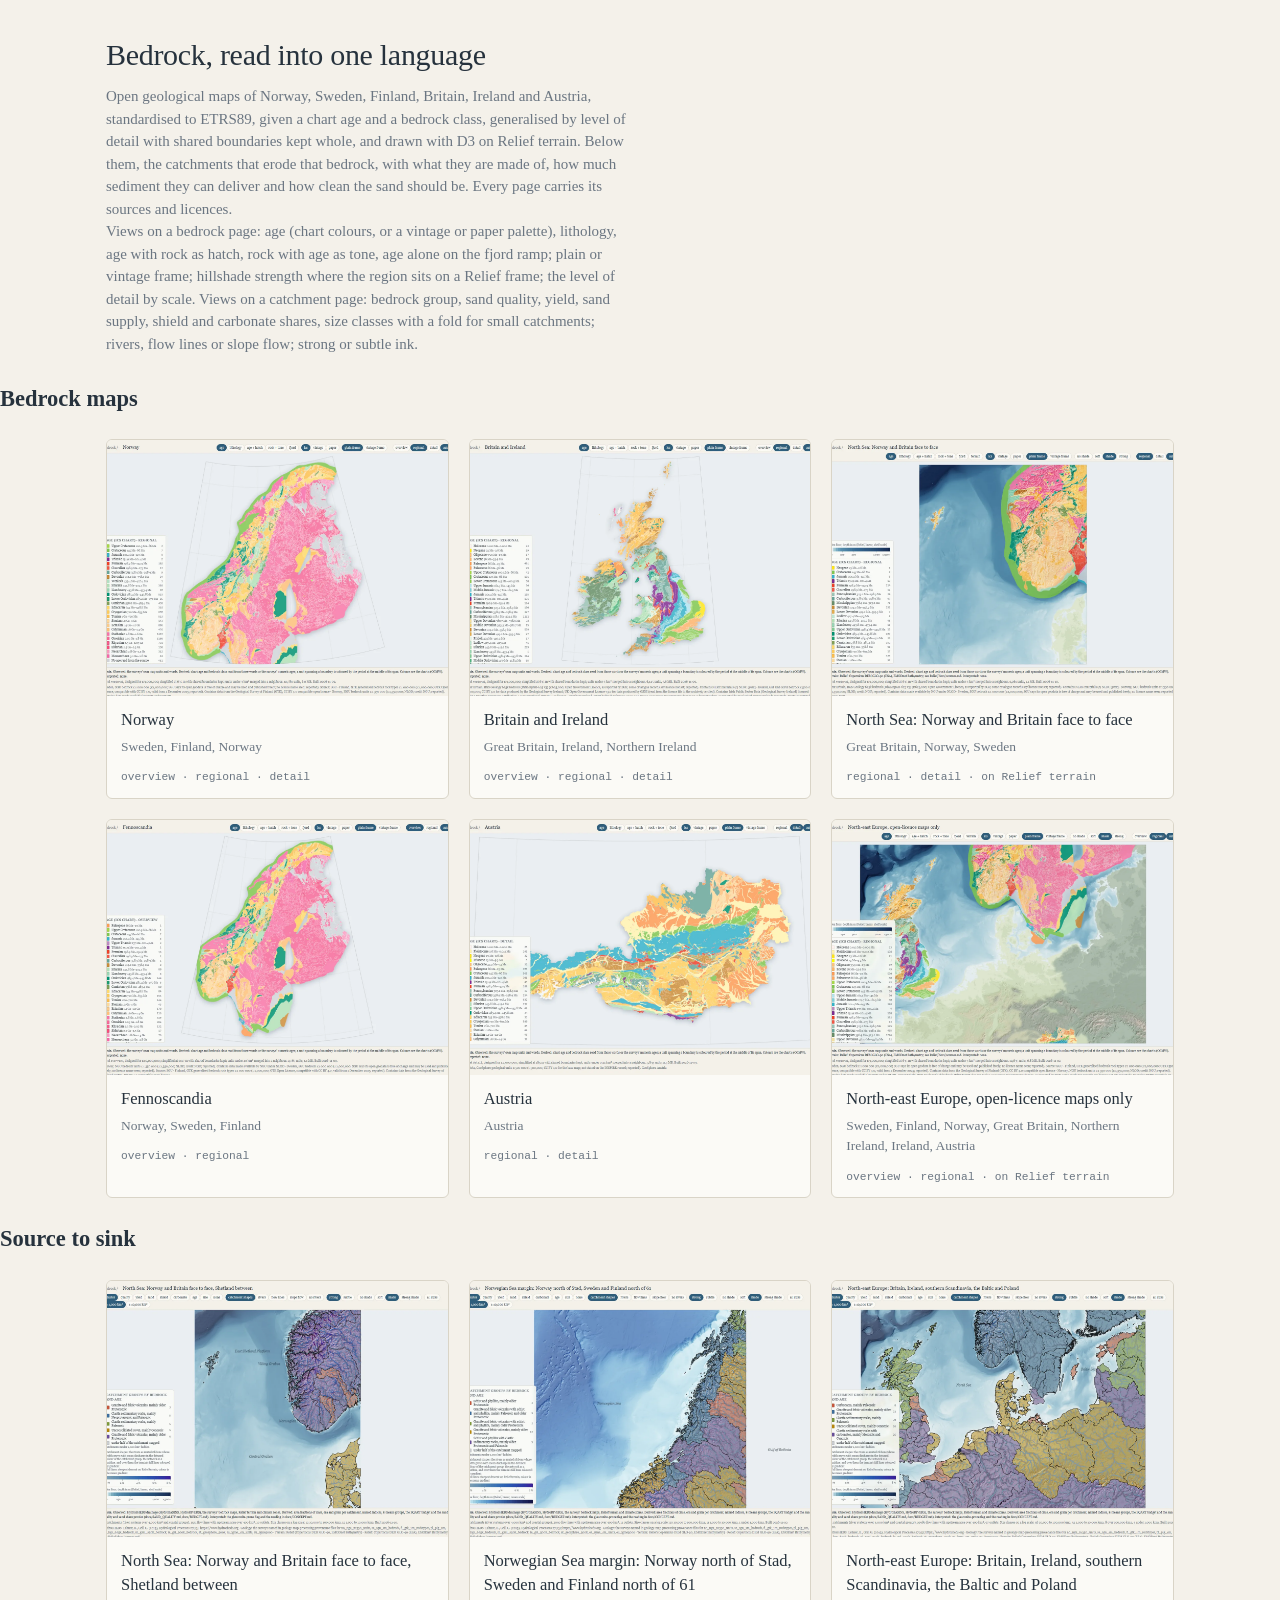
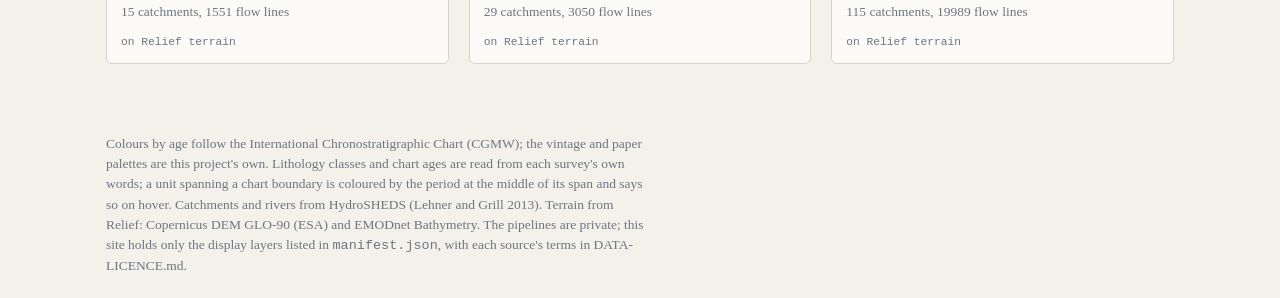
<file: site/index.html>
<!doctype html>
<html lang="en-GB">
<head>
<meta charset="utf-8">
<meta name="viewport" content="width=device-width, initial-scale=1">
<title>Bedrock</title>
<link rel="stylesheet" href="style.css">
</head>
<body>
<header class="top">
  <h1>Bedrock, read into one language</h1>
  <p class="lede">Open geological maps of Norway, Sweden, Finland, Britain, Ireland and Austria, standardised to ETRS89, given a chart age and a bedrock class, generalised by level of detail with shared boundaries kept whole, and drawn with D3 on Relief terrain. Below them, the catchments that erode that bedrock, with what they are made of, how much sediment they can deliver and how clean the sand should be. Every page carries its sources and licences.</p>
  <p class="lede">Views on a bedrock page: age (chart colours, or a vintage or paper palette), lithology, age with rock as hatch, rock with age as tone, age alone on the fjord ramp; plain or vintage frame; hillshade strength where the region sits on a Relief frame; the level of detail by scale. Views on a catchment page: bedrock group, sand quality, yield, sand supply, shield and carbonate shares, size classes with a fold for small catchments; rivers, flow lines or slope flow; strong or subtle ink.</p>
</header>
<main>
  <h2 class="sec">Bedrock maps</h2>
  <div id="geology" class="gallery"></div>
  <h2 class="sec">Source to sink</h2>
  <div id="s2s" class="gallery"></div>
</main>
<footer class="foot">
  <p>Colours by age follow the International Chronostratigraphic Chart (CGMW); the vintage and paper palettes are this project's own. Lithology classes and chart ages are read from each survey's own words; a unit spanning a chart boundary is coloured by the period at the middle of its span and says so on hover. Catchments and rivers from HydroSHEDS (Lehner and Grill 2013). Terrain from Relief: Copernicus DEM GLO-90 (ESA) and EMODnet Bathymetry. The pipelines are private; this site holds only the display layers listed in <code>manifest.json</code>, with each source's terms in DATA-LICENCE.md.</p>
</footer>
<script type="module">
  const man = await (await fetch("manifest.json")).json();
  const dark = matchMedia("(prefers-color-scheme: dark)").matches;
  const g = document.getElementById("geology");
  for (const [id, r] of Object.entries(man.geology)) {
    const a = document.createElement("a"); a.className = "card"; a.href = `geology.html?r=${id}`;
    const maps = Object.values(r.maps).map(m => m.title.split(",")[0]);
    a.innerHTML = `<img src="shots/geology_${id}${dark ? "_dark" : ""}.webp" alt="" onerror="this.style.display='none'"><h2>${r.name}</h2><p>${[...new Set(maps)].join(", ")}</p><p class="meta">${r.levels.join(" · ")}${r.relief ? " · on Relief terrain" : ""}</p>`;
    g.appendChild(a);
  }
  const s = document.getElementById("s2s");
  for (const [id, r] of Object.entries(man.s2s)) {
    const a = document.createElement("a"); a.className = "card"; a.href = `s2s.html?r=${id}`;
    a.innerHTML = `<img src="shots/s2s_${id}${dark ? "_dark" : ""}.webp" alt="" onerror="this.style.display='none'"><h2>${r.name}</h2><p>${r.counts.systems} catchments, ${r.counts.reaches} flow lines</p><p class="meta">on Relief terrain</p>`;
    s.appendChild(a);
  }
</script>
</body>
</html>
</file>
<file: site/style.css>
:root {
  --paper: #f4f1ea;
  --ink: #26323d;
  --muted: #6b7682;
  --rule: #d9d4c7;
  --sea: #e9eef2;
  --card: #fbfaf6;
  --accent: #2f5d7c;
  color-scheme: light dark;
}
:root[data-theme="dark"] {
  --paper: #1b2230;
  --ink: #e6e9ee;
  --muted: #9aa4b1;
  --rule: #2f3947;
  --sea: #141a25;
  --card: #222b3a;
  --accent: #8fb6d4;
}
@media (prefers-color-scheme: dark) {
  :root:not([data-theme="light"]) {
    --paper: #1b2230;
    --ink: #e6e9ee;
    --muted: #9aa4b1;
    --rule: #2f3947;
    --sea: #141a25;
    --card: #222b3a;
    --accent: #8fb6d4;
  }
}
* { box-sizing: border-box; }
html, body { margin: 0; background: var(--paper); color: var(--ink); font: 15px/1.5 "Source Serif 4", Georgia, "Times New Roman", serif; }
a { color: inherit; text-decoration: none; }
.top, .foot { max-width: 1100px; margin: 0 auto; padding: 32px 16px 8px; }
.top h1 { font-size: 2rem; font-weight: 500; margin: 0 0 8px; letter-spacing: -0.01em; }
.lede { color: var(--muted); max-width: 70ch; margin: 0; }
.gallery { max-width: 1100px; margin: 24px auto; padding: 0 16px; display: grid; grid-template-columns: repeat(auto-fill, minmax(300px, 1fr)); gap: 20px; }
.card { background: var(--card); border: 1px solid var(--rule); border-radius: 6px; overflow: hidden; display: block; transition: transform .15s ease; }
.card:hover { transform: translateY(-2px); }
.card img { display: block; width: 100%; aspect-ratio: 4 / 3; object-fit: cover; background: var(--sea); }
.card h2 { font-size: 1.1rem; font-weight: 500; margin: 12px 14px 4px; }
.card p { margin: 0 14px 12px; color: var(--muted); font-size: .9rem; }
.card .meta { font-family: ui-monospace, "SF Mono", Menlo, Consolas, monospace; font-size: .75rem; }
.foot p { color: var(--muted); font-size: .9rem; max-width: 80ch; }

/* map page */
.map-page { display: grid; grid-template-rows: auto 1fr auto; min-height: 100vh; }
.bar { display: flex; flex-wrap: wrap; gap: 8px 18px; align-items: baseline; padding: 14px 16px 6px; border-bottom: 1px solid var(--rule); }
.bar h1 { font-size: 1.25rem; font-weight: 500; margin: 0; }
.bar .crumb { color: var(--muted); font-size: .9rem; }
.bar .controls { margin-left: auto; display: flex; gap: 6px; align-items: center; font-size: .85rem; }
button.seg { font: inherit; font-size: .8rem; padding: 4px 10px; border: 1px solid var(--rule); background: var(--card); color: var(--ink); border-radius: 999px; cursor: pointer; }
button.seg[aria-pressed="true"] { background: var(--accent); color: var(--paper); border-color: var(--accent); }
.stage { position: relative; min-height: 60vh; }
canvas#map { display: block; width: 100%; height: 100%; }
.legend { position: absolute; left: 14px; bottom: 14px; background: color-mix(in srgb, var(--card) 88%, transparent); border: 1px solid var(--rule); border-radius: 6px; padding: 10px 12px; font-size: .78rem; max-width: 280px; max-height: 60%; overflow: auto; backdrop-filter: blur(4px); }
.legend h3 { margin: 0 0 6px; font-size: .8rem; font-weight: 600; letter-spacing: .02em; text-transform: uppercase; color: var(--muted); }
.legend .row { display: flex; align-items: center; gap: 8px; line-height: 1.3; margin: 2px 0; }
.legend .sw { width: 14px; height: 14px; border-radius: 2px; flex: none; border: 1px solid rgba(0,0,0,.12); }
.legend .n { color: var(--muted); margin-left: auto; font-family: ui-monospace, Menlo, Consolas, monospace; font-size: .7rem; }
.tip { position: absolute; pointer-events: none; background: var(--card); color: var(--ink); border: 1px solid var(--rule); border-radius: 5px; padding: 8px 10px; font-size: .8rem; max-width: 320px; box-shadow: 0 6px 18px rgba(0,0,0,.12); display: none; }
.tip b { font-weight: 600; }
.tip .k { color: var(--muted); }
.strip { padding: 8px 16px 18px; border-top: 1px solid var(--rule); font-size: .78rem; color: var(--muted); display: grid; gap: 4px; }
.strip .conf { color: var(--ink); }
.strip code { font-family: ui-monospace, Menlo, Consolas, monospace; font-size: .74rem; }

/* vintage frame */
.legend.vintage { background: #f7f1e3; color: #3b3024; border: 1px solid #3b3024; box-shadow: inset 0 0 0 3px #f7f1e3, inset 0 0 0 4px #3b3024; font-family: Georgia, "Times New Roman", serif; }
.legend.vintage h3 { color: #3b3024; letter-spacing: .08em; }
.legend.vintage .sw { border-color: rgba(59,48,36,.5); }
.legend.vintage .n, .legend.vintage .k { color: #7a6a52; }
:root[data-theme="dark"] .legend.vintage, .legend.vintage.dark { background: #2a2722; color: #ebe4d2; border-color: #ebe4d2; box-shadow: inset 0 0 0 3px #2a2722, inset 0 0 0 4px #ebe4d2; }

/* bivariate legend grid and ramps */
.legend .grid { display: grid; gap: 2px; margin: 4px 0; }
.legend .grow { display: flex; align-items: center; gap: 2px; }
.legend .glab { width: 130px; font-size: .68rem; line-height: 1.1; color: var(--muted); }
.legend .ghead { width: 22px; font-size: .62rem; text-align: center; color: var(--muted); }
.legend .cell { width: 22px; height: 14px; display: inline-block; border-radius: 1px; }
.legend .bar { display: flex; flex-wrap: nowrap; align-items: stretch; gap: 0; padding: 0; border: 0; height: 14px; border-radius: 2px; overflow: hidden; margin: 4px 0 0; }
.legend .bar span { display: block; height: 14px; }
.legend .ends { display: flex; justify-content: space-between; color: var(--muted); font-size: .7rem; }
.legend .ticks { position: relative; height: 18px; margin: 0 0 4px; color: var(--muted); font-size: .66rem; }
.legend .ticks span { position: absolute; top: 2px; transform: translateX(-50%); white-space: nowrap; padding-top: 4px; }
.legend .ticks span::before { content: ""; position: absolute; left: 50%; top: -3px; width: 1px; height: 5px; background: currentColor; opacity: .7; }
.legend .ticks span:first-child { transform: none; } .legend .ticks span:first-child::before { left: 0; }
.legend .ticks span:last-child { transform: translateX(-100%); } .legend .ticks span:last-child::before { left: auto; right: 0; }
.legend .steps { display: flex; height: 14px; border-radius: 2px; overflow: hidden; margin: 4px 0 0; }
.legend .steps span { flex: 1; }
.legend .labs { display: flex; color: var(--muted); font-size: .62rem; margin-bottom: 4px; }
.legend .labs span { flex: 1; white-space: nowrap; }
.legend .sep { border-top: 1px solid var(--rule); margin: 8px 0 6px; }

/* source-to-sink additions */
.legend .bar { display: flex; flex-wrap: nowrap; align-items: stretch; gap: 0; padding: 0; border: 0; height: 14px; border-radius: 2px; overflow: hidden; margin: 4px 0 0; }
.legend .bar span { display: block; height: 14px; }
.legend .ends { display: flex; justify-content: space-between; color: var(--muted); font-size: .7rem; }
.legend .ticks { position: relative; height: 18px; margin: 0 0 4px; color: var(--muted); font-size: .66rem; }
.legend .ticks span { position: absolute; top: 2px; transform: translateX(-50%); white-space: nowrap; padding-top: 4px; }
.legend .ticks span::before { content: ""; position: absolute; left: 50%; top: -3px; width: 1px; height: 5px; background: currentColor; opacity: .7; }
.legend .ticks span:first-child { transform: none; } .legend .ticks span:first-child::before { left: 0; }
.legend .ticks span:last-child { transform: translateX(-100%); } .legend .ticks span:last-child::before { left: auto; right: 0; }
.legend .steps { display: flex; height: 14px; border-radius: 2px; overflow: hidden; margin: 4px 0 0; }
.legend .steps span { flex: 1; }
.legend .labs { display: flex; color: var(--muted); font-size: .62rem; margin-bottom: 4px; }
.legend .labs span { flex: 1; white-space: nowrap; }
.legend .k { color: var(--muted); font-size: .7rem; line-height: 1.3; }
.legend .sep { border-top: 1px solid var(--rule); margin: 8px 0 6px; }
.tip .stack { display: flex; height: 9px; border-radius: 2px; overflow: hidden; margin: 2px 0 6px; background: var(--rule); }
.tip .stack span { display: block; }
</file>
